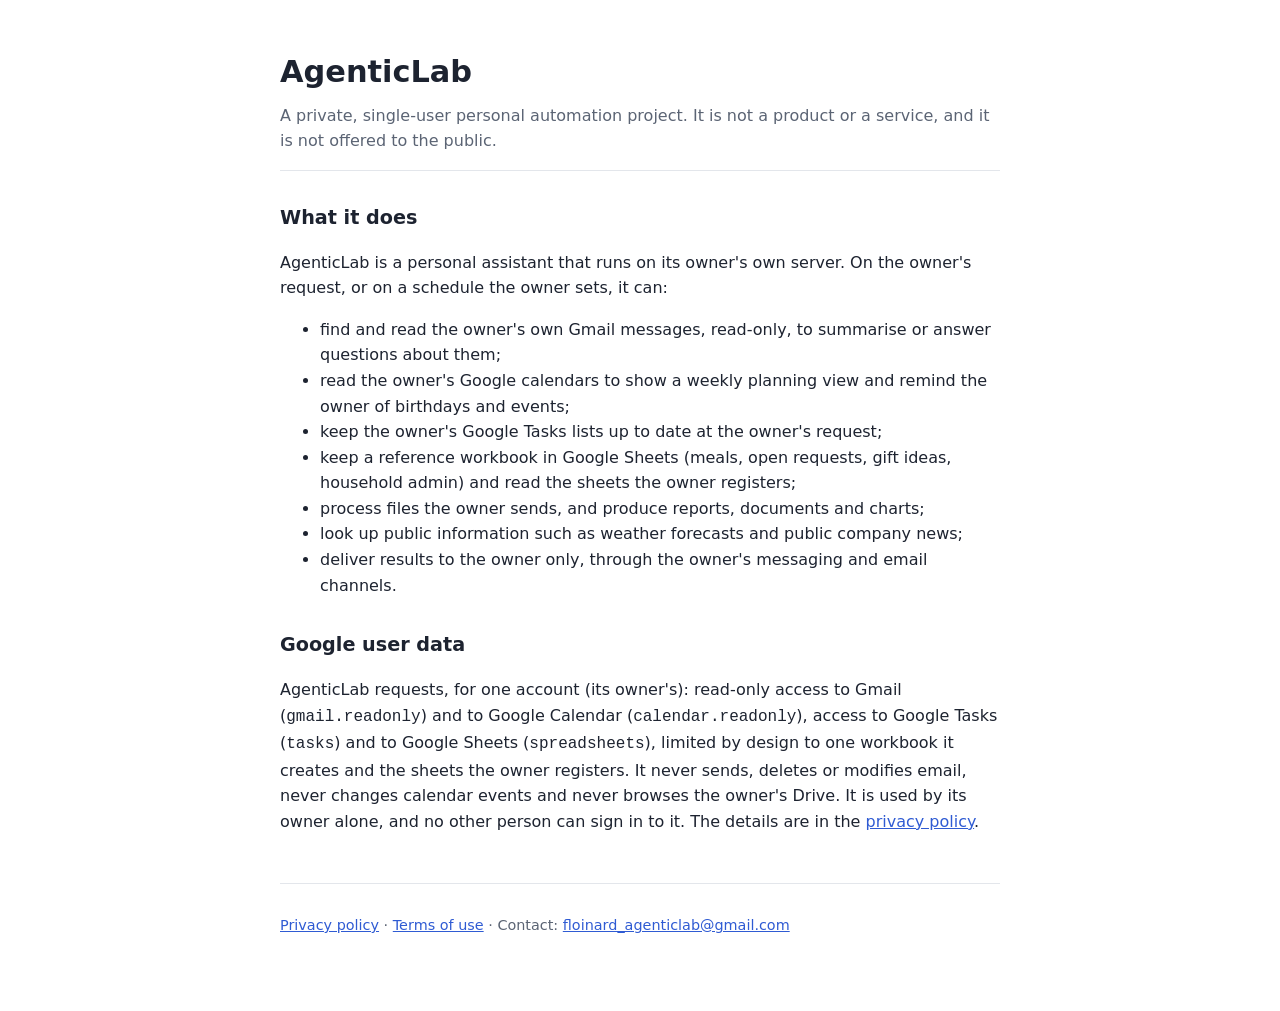
<file: index.html>
<!doctype html>
<html lang="en">
<head>
<meta charset="utf-8">
<meta name="viewport" content="width=device-width, initial-scale=1">
<meta http-equiv="Content-Security-Policy" content="default-src 'none'; style-src 'self'; img-src 'self'; base-uri 'none'; form-action 'none'">
<meta name="referrer" content="no-referrer">
<title>AgenticLab</title>
<link rel="stylesheet" href="style.css">
</head>
<body>
<main>
<header>
<h1>AgenticLab</h1>
<p class="lead">A private, single-user personal automation project. It is not a product or a service, and it is not offered to the public.</p>
</header>

<h2>What it does</h2>
<p>AgenticLab is a personal assistant that runs on its owner's own server. On the owner's request, or on a schedule the owner sets, it can:</p>
<ul>
<li>find and read the owner's own Gmail messages, read-only, to summarise or answer questions about them;</li>
<li>read the owner's Google calendars to show a weekly planning view and remind the owner of birthdays and events;</li>
<li>keep the owner's Google Tasks lists up to date at the owner's request;</li>
<li>keep a reference workbook in Google Sheets (meals, open requests, gift ideas, household admin) and read the sheets the owner registers;</li>
<li>process files the owner sends, and produce reports, documents and charts;</li>
<li>look up public information such as weather forecasts and public company news;</li>
<li>deliver results to the owner only, through the owner's messaging and email channels.</li>
</ul>

<h2>Google user data</h2>
<p>AgenticLab requests, for one account (its owner's): read-only access to Gmail (<code>gmail.readonly</code>) and to Google Calendar (<code>calendar.readonly</code>), access to Google Tasks (<code>tasks</code>) and to Google Sheets (<code>spreadsheets</code>), limited by design to one workbook it creates and the sheets the owner registers. It never sends, deletes or modifies email, never changes calendar events and never browses the owner's Drive. It is used by its owner alone, and no other person can sign in to it. The details are in the <a href="privacy.html">privacy policy</a>.</p>

<footer>
<p><a href="privacy.html">Privacy policy</a> · <a href="terms.html">Terms of use</a> · Contact: <a href="mailto:floinard_agenticlab@gmail.com">floinard_agenticlab@gmail.com</a></p>
</footer>
</main>
</body>
</html>
</file>
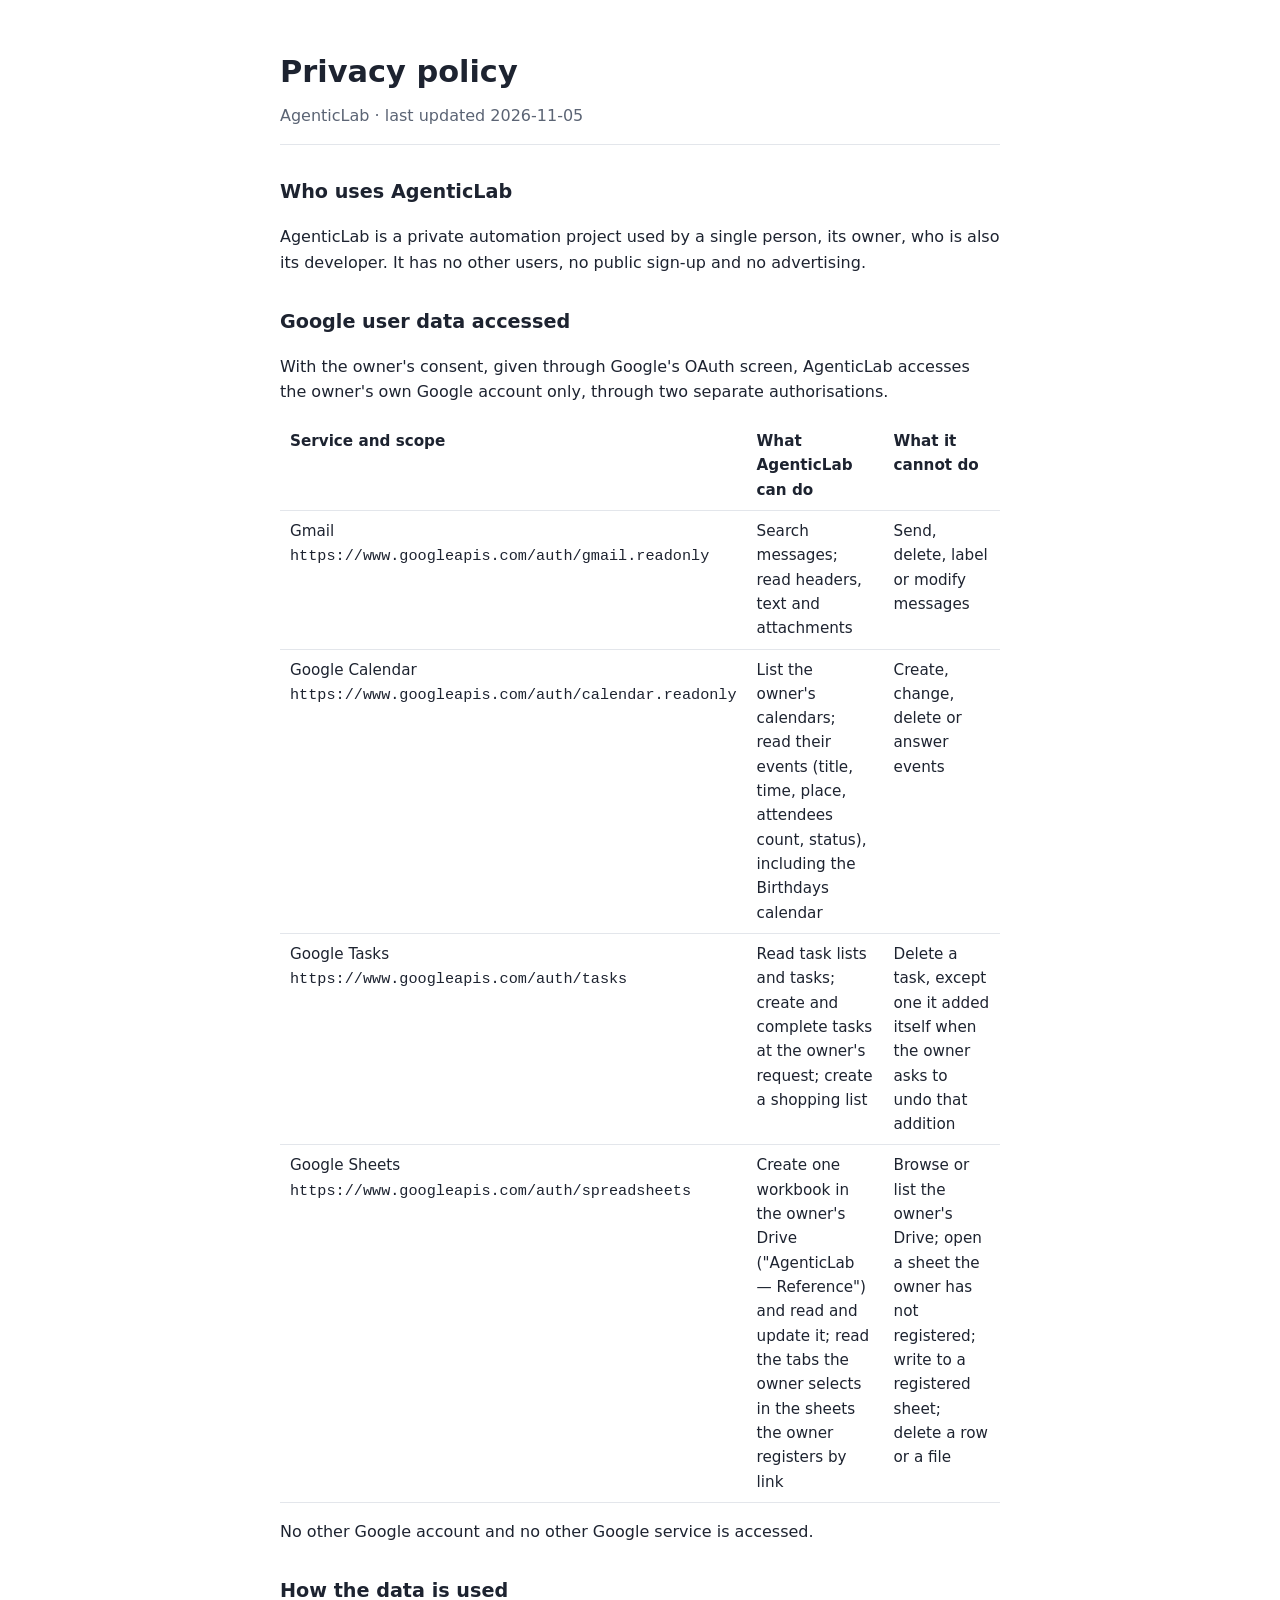
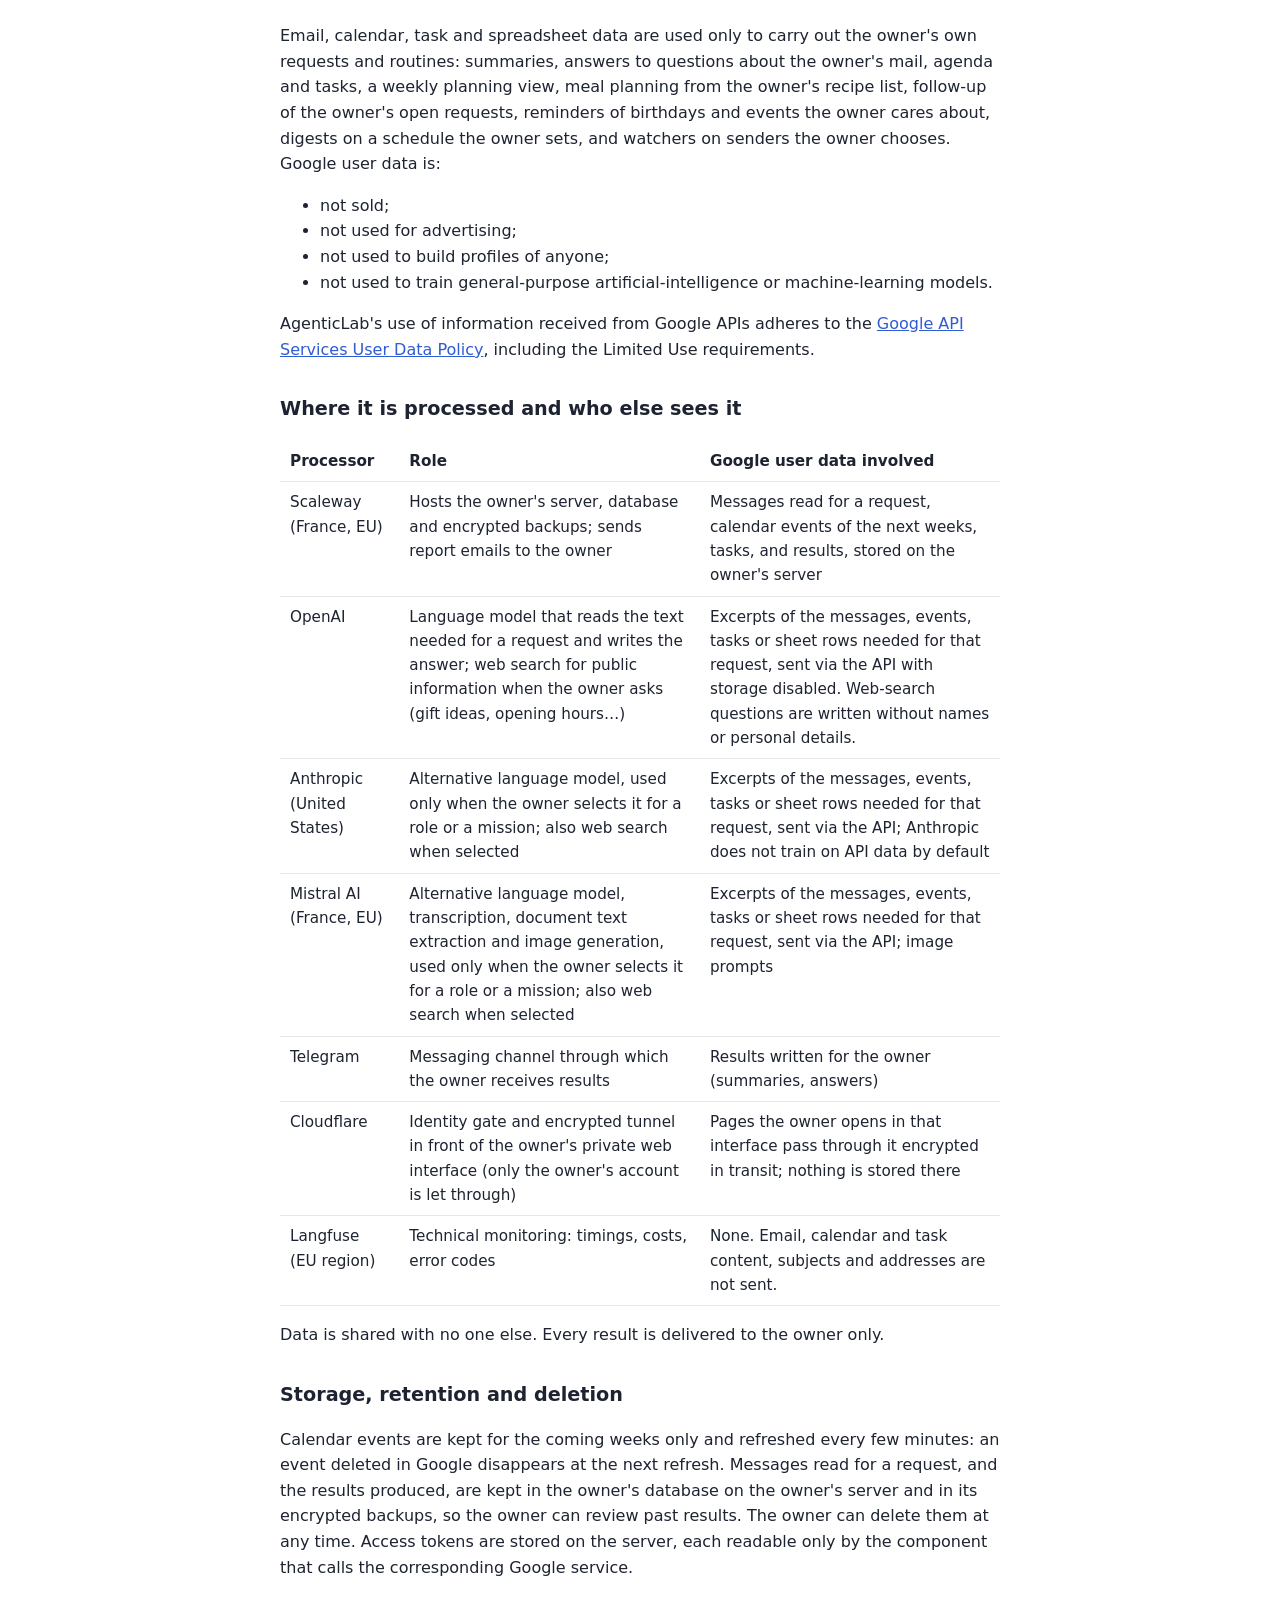
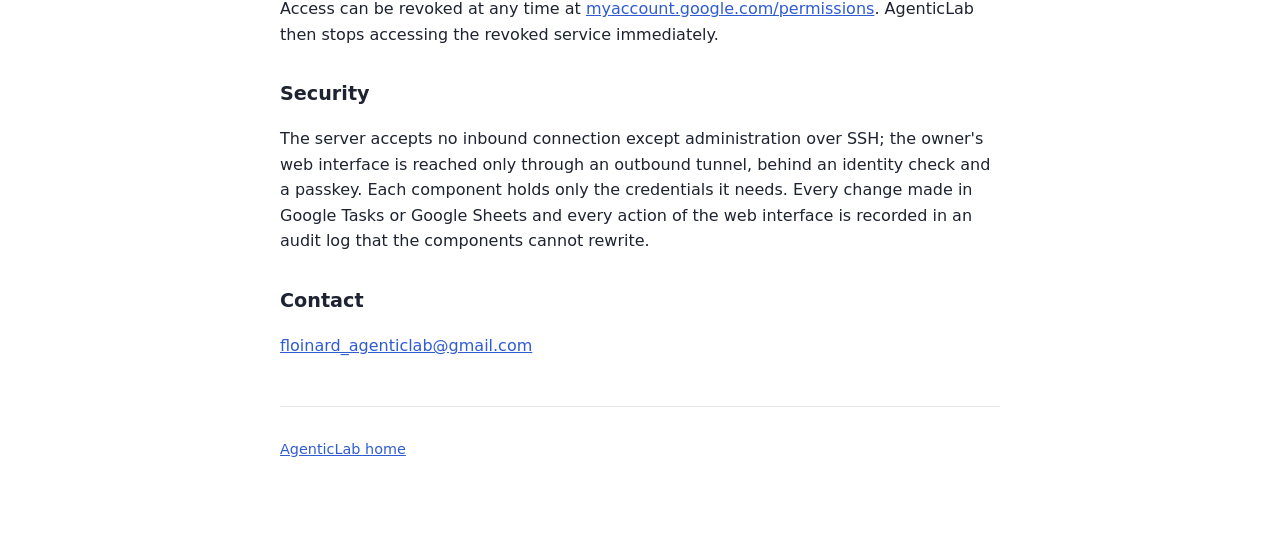
<file: privacy.html>
<!doctype html>
<html lang="en">
<head>
<meta charset="utf-8">
<meta name="viewport" content="width=device-width, initial-scale=1">
<meta http-equiv="Content-Security-Policy" content="default-src 'none'; style-src 'self'; img-src 'self'; base-uri 'none'; form-action 'none'">
<meta name="referrer" content="no-referrer">
<title>AgenticLab — Privacy policy</title>
<link rel="stylesheet" href="style.css">
</head>
<body>
<main>
<header>
<h1>Privacy policy</h1>
<p class="lead">AgenticLab · last updated 2026-11-05</p>
</header>

<h2>Who uses AgenticLab</h2>
<p>AgenticLab is a private automation project used by a single person, its owner, who is also its developer. It has no other users, no public sign-up and no advertising.</p>

<h2>Google user data accessed</h2>
<p>With the owner's consent, given through Google's OAuth screen, AgenticLab accesses the owner's own Google account only, through two separate authorisations.</p>
<table>
<tr><th>Service and scope</th><th>What AgenticLab can do</th><th>What it cannot do</th></tr>
<tr><td>Gmail<br><code>https://www.googleapis.com/auth/gmail.readonly</code></td><td>Search messages; read headers, text and attachments</td><td>Send, delete, label or modify messages</td></tr>
<tr><td>Google Calendar<br><code>https://www.googleapis.com/auth/calendar.readonly</code></td><td>List the owner's calendars; read their events (title, time, place, attendees count, status), including the Birthdays calendar</td><td>Create, change, delete or answer events</td></tr>
<tr><td>Google Tasks<br><code>https://www.googleapis.com/auth/tasks</code></td><td>Read task lists and tasks; create and complete tasks at the owner's request; create a shopping list</td><td>Delete a task, except one it added itself when the owner asks to undo that addition</td></tr>
<tr><td>Google Sheets<br><code>https://www.googleapis.com/auth/spreadsheets</code></td><td>Create one workbook in the owner's Drive ("AgenticLab — Reference") and read and update it; read the tabs the owner selects in the sheets the owner registers by link</td><td>Browse or list the owner's Drive; open a sheet the owner has not registered; write to a registered sheet; delete a row or a file</td></tr>
</table>
<p>No other Google account and no other Google service is accessed.</p>

<h2>How the data is used</h2>
<p>Email, calendar, task and spreadsheet data are used only to carry out the owner's own requests and routines: summaries, answers to questions about the owner's mail, agenda and tasks, a weekly planning view, meal planning from the owner's recipe list, follow-up of the owner's open requests, reminders of birthdays and events the owner cares about, digests on a schedule the owner sets, and watchers on senders the owner chooses. Google user data is:</p>
<ul>
<li>not sold;</li>
<li>not used for advertising;</li>
<li>not used to build profiles of anyone;</li>
<li>not used to train general-purpose artificial-intelligence or machine-learning models.</li>
</ul>
<p>AgenticLab's use of information received from Google APIs adheres to the <a href="https://developers.google.com/terms/api-services-user-data-policy">Google API Services User Data Policy</a>, including the Limited Use requirements.</p>

<h2>Where it is processed and who else sees it</h2>
<table>
<tr><th>Processor</th><th>Role</th><th>Google user data involved</th></tr>
<tr><td>Scaleway (France, EU)</td><td>Hosts the owner's server, database and encrypted backups; sends report emails to the owner</td><td>Messages read for a request, calendar events of the next weeks, tasks, and results, stored on the owner's server</td></tr>
<tr><td>OpenAI</td><td>Language model that reads the text needed for a request and writes the answer; web search for public information when the owner asks (gift ideas, opening hours…)</td><td>Excerpts of the messages, events, tasks or sheet rows needed for that request, sent via the API with storage disabled. Web-search questions are written without names or personal details.</td></tr>
<tr><td>Anthropic (United States)</td><td>Alternative language model, used only when the owner selects it for a role or a mission; also web search when selected</td><td>Excerpts of the messages, events, tasks or sheet rows needed for that request, sent via the API; Anthropic does not train on API data by default</td></tr>
<tr><td>Mistral AI (France, EU)</td><td>Alternative language model, transcription, document text extraction and image generation, used only when the owner selects it for a role or a mission; also web search when selected</td><td>Excerpts of the messages, events, tasks or sheet rows needed for that request, sent via the API; image prompts</td></tr>
<tr><td>Telegram</td><td>Messaging channel through which the owner receives results</td><td>Results written for the owner (summaries, answers)</td></tr>
<tr><td>Cloudflare</td><td>Identity gate and encrypted tunnel in front of the owner's private web interface (only the owner's account is let through)</td><td>Pages the owner opens in that interface pass through it encrypted in transit; nothing is stored there</td></tr>
<tr><td>Langfuse (EU region)</td><td>Technical monitoring: timings, costs, error codes</td><td>None. Email, calendar and task content, subjects and addresses are not sent.</td></tr>
</table>
<p>Data is shared with no one else. Every result is delivered to the owner only.</p>

<h2>Storage, retention and deletion</h2>
<p>Calendar events are kept for the coming weeks only and refreshed every few minutes: an event deleted in Google disappears at the next refresh. Messages read for a request, and the results produced, are kept in the owner's database on the owner's server and in its encrypted backups, so the owner can review past results. The owner can delete them at any time. Access tokens are stored on the server, each readable only by the component that calls the corresponding Google service.</p>
<p>Access can be revoked at any time at <a href="https://myaccount.google.com/permissions">myaccount.google.com/permissions</a>. AgenticLab then stops accessing the revoked service immediately.</p>

<h2>Security</h2>
<p>The server accepts no inbound connection except administration over SSH; the owner's web interface is reached only through an outbound tunnel, behind an identity check and a passkey. Each component holds only the credentials it needs. Every change made in Google Tasks or Google Sheets and every action of the web interface is recorded in an audit log that the components cannot rewrite.</p>

<h2>Contact</h2>
<p><a href="mailto:floinard_agenticlab@gmail.com">floinard_agenticlab@gmail.com</a></p>

<footer><p><a href="index.html">AgenticLab home</a></p></footer>
</main>
</body>
</html>
</file>
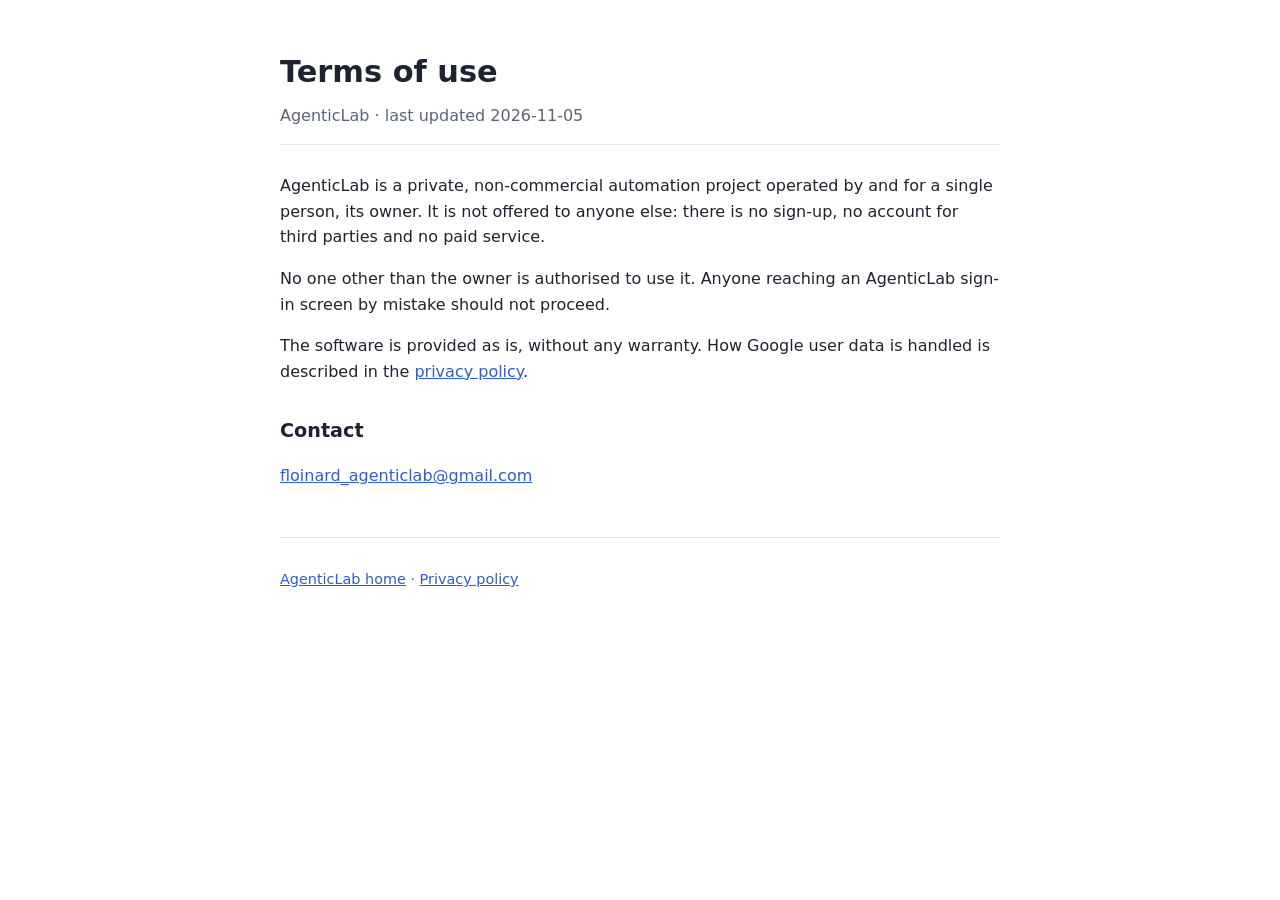
<file: terms.html>
<!doctype html>
<html lang="en">
<head>
<meta charset="utf-8">
<meta name="viewport" content="width=device-width, initial-scale=1">
<meta http-equiv="Content-Security-Policy" content="default-src 'none'; style-src 'self'; img-src 'self'; base-uri 'none'; form-action 'none'">
<meta name="referrer" content="no-referrer">
<title>AgenticLab — Terms of use</title>
<link rel="stylesheet" href="style.css">
</head>
<body>
<main>
<header>
<h1>Terms of use</h1>
<p class="lead">AgenticLab · last updated 2026-11-05</p>
</header>
<p>AgenticLab is a private, non-commercial automation project operated by and for a single person, its owner. It is not offered to anyone else: there is no sign-up, no account for third parties and no paid service.</p>
<p>No one other than the owner is authorised to use it. Anyone reaching an AgenticLab sign-in screen by mistake should not proceed.</p>
<p>The software is provided as is, without any warranty. How Google user data is handled is described in the <a href="privacy.html">privacy policy</a>.</p>
<h2>Contact</h2>
<p><a href="mailto:floinard_agenticlab@gmail.com">floinard_agenticlab@gmail.com</a></p>
<footer><p><a href="index.html">AgenticLab home</a> · <a href="privacy.html">Privacy policy</a></p></footer>
</main>
</body>
</html>
</file>
<file: style.css>
:root { --fg: #1d2330; --muted: #5b6474; --bg: #ffffff; --line: #e3e6eb; --accent: #2f5bd3; }
@media (prefers-color-scheme: dark) { :root { --fg: #e7eaf0; --muted: #a2abba; --bg: #12151b; --line: #2a303b; --accent: #8fb0ff; } }
* { box-sizing: border-box; }
body { margin: 0; background: var(--bg); color: var(--fg); font: 16px/1.6 system-ui, -apple-system, "Segoe UI", Roboto, sans-serif; }
main { max-width: 760px; margin: 0 auto; padding: 48px 20px 64px; }
header { border-bottom: 1px solid var(--line); padding-bottom: 16px; margin-bottom: 28px; }
h1 { font-size: 1.9rem; margin: 0 0 6px; } h2 { font-size: 1.2rem; margin-top: 2rem; }
p.lead { color: var(--muted); margin: 0; }
a { color: var(--accent); }
table { border-collapse: collapse; width: 100%; margin: 12px 0; font-size: 0.95rem; }
th, td { text-align: left; vertical-align: top; padding: 8px 10px; border-bottom: 1px solid var(--line); }
footer { margin-top: 48px; padding-top: 16px; border-top: 1px solid var(--line); color: var(--muted); font-size: 0.9rem; }
</file>
